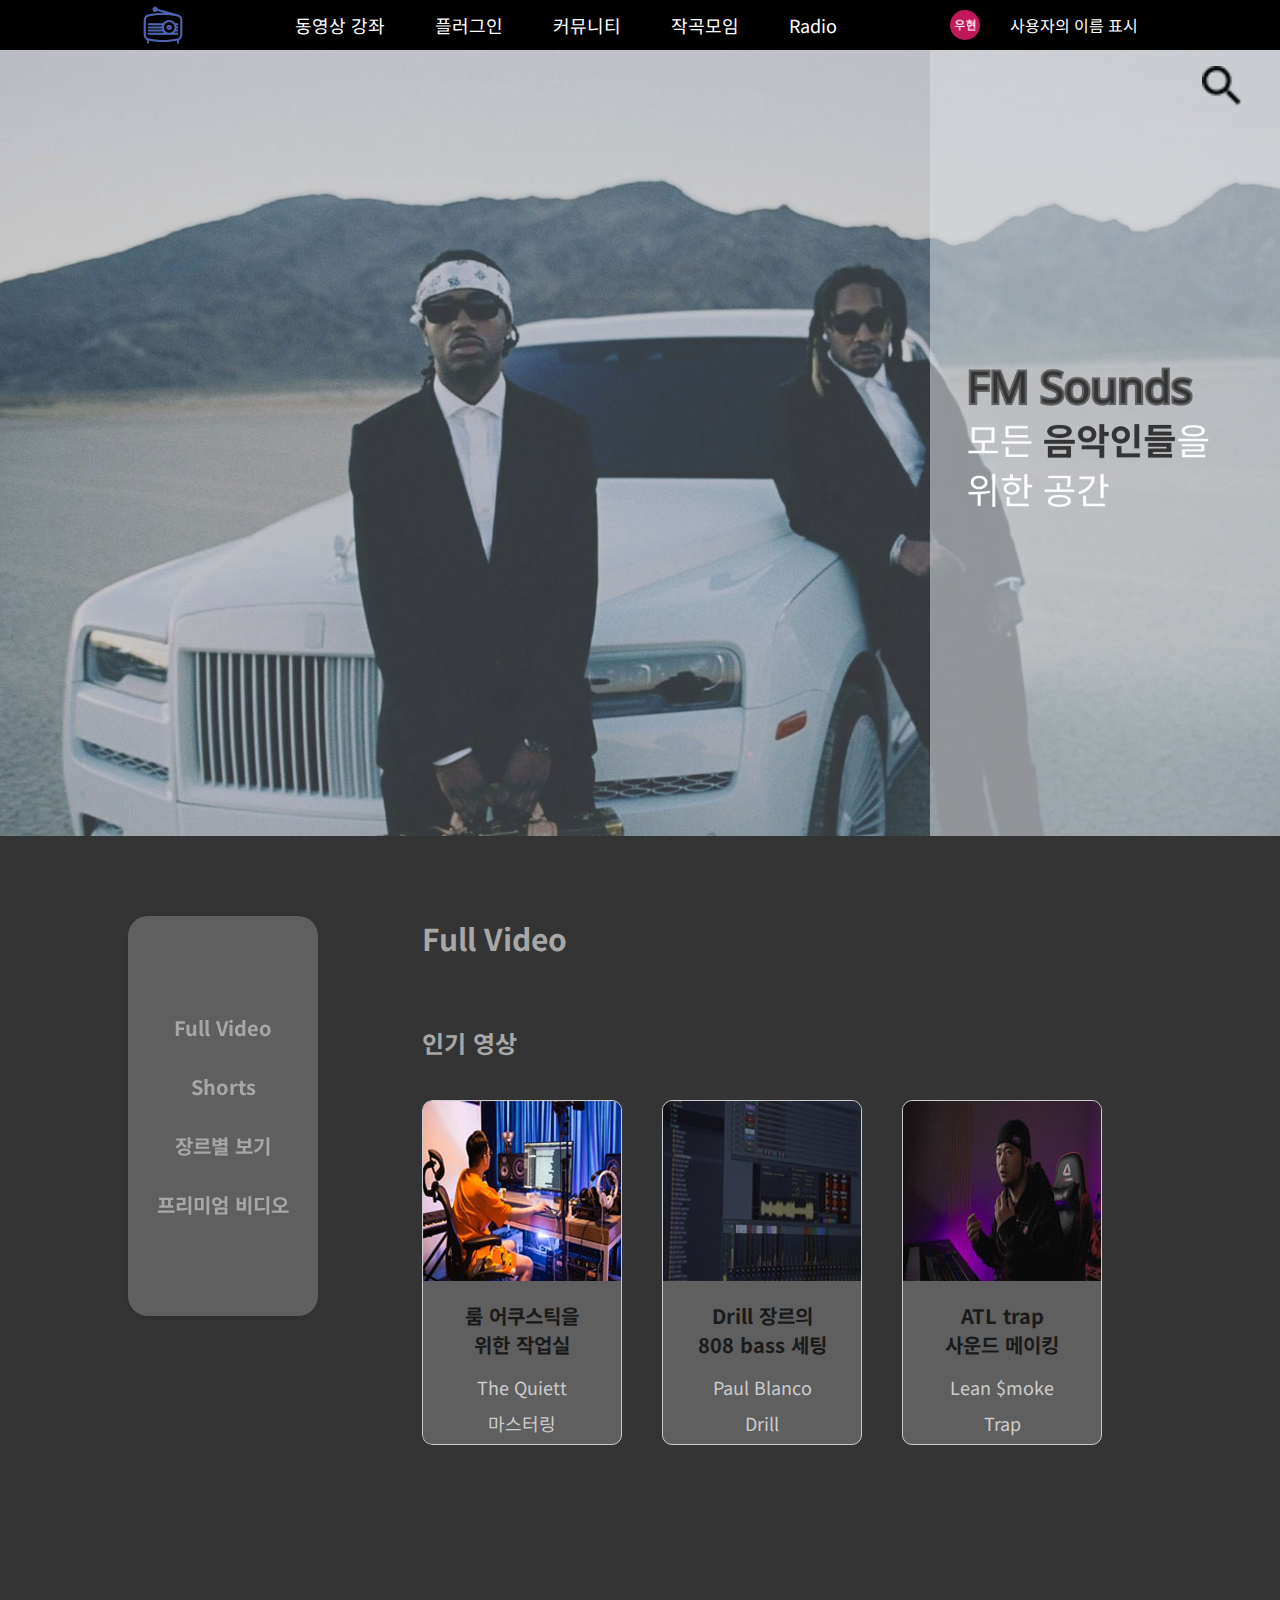
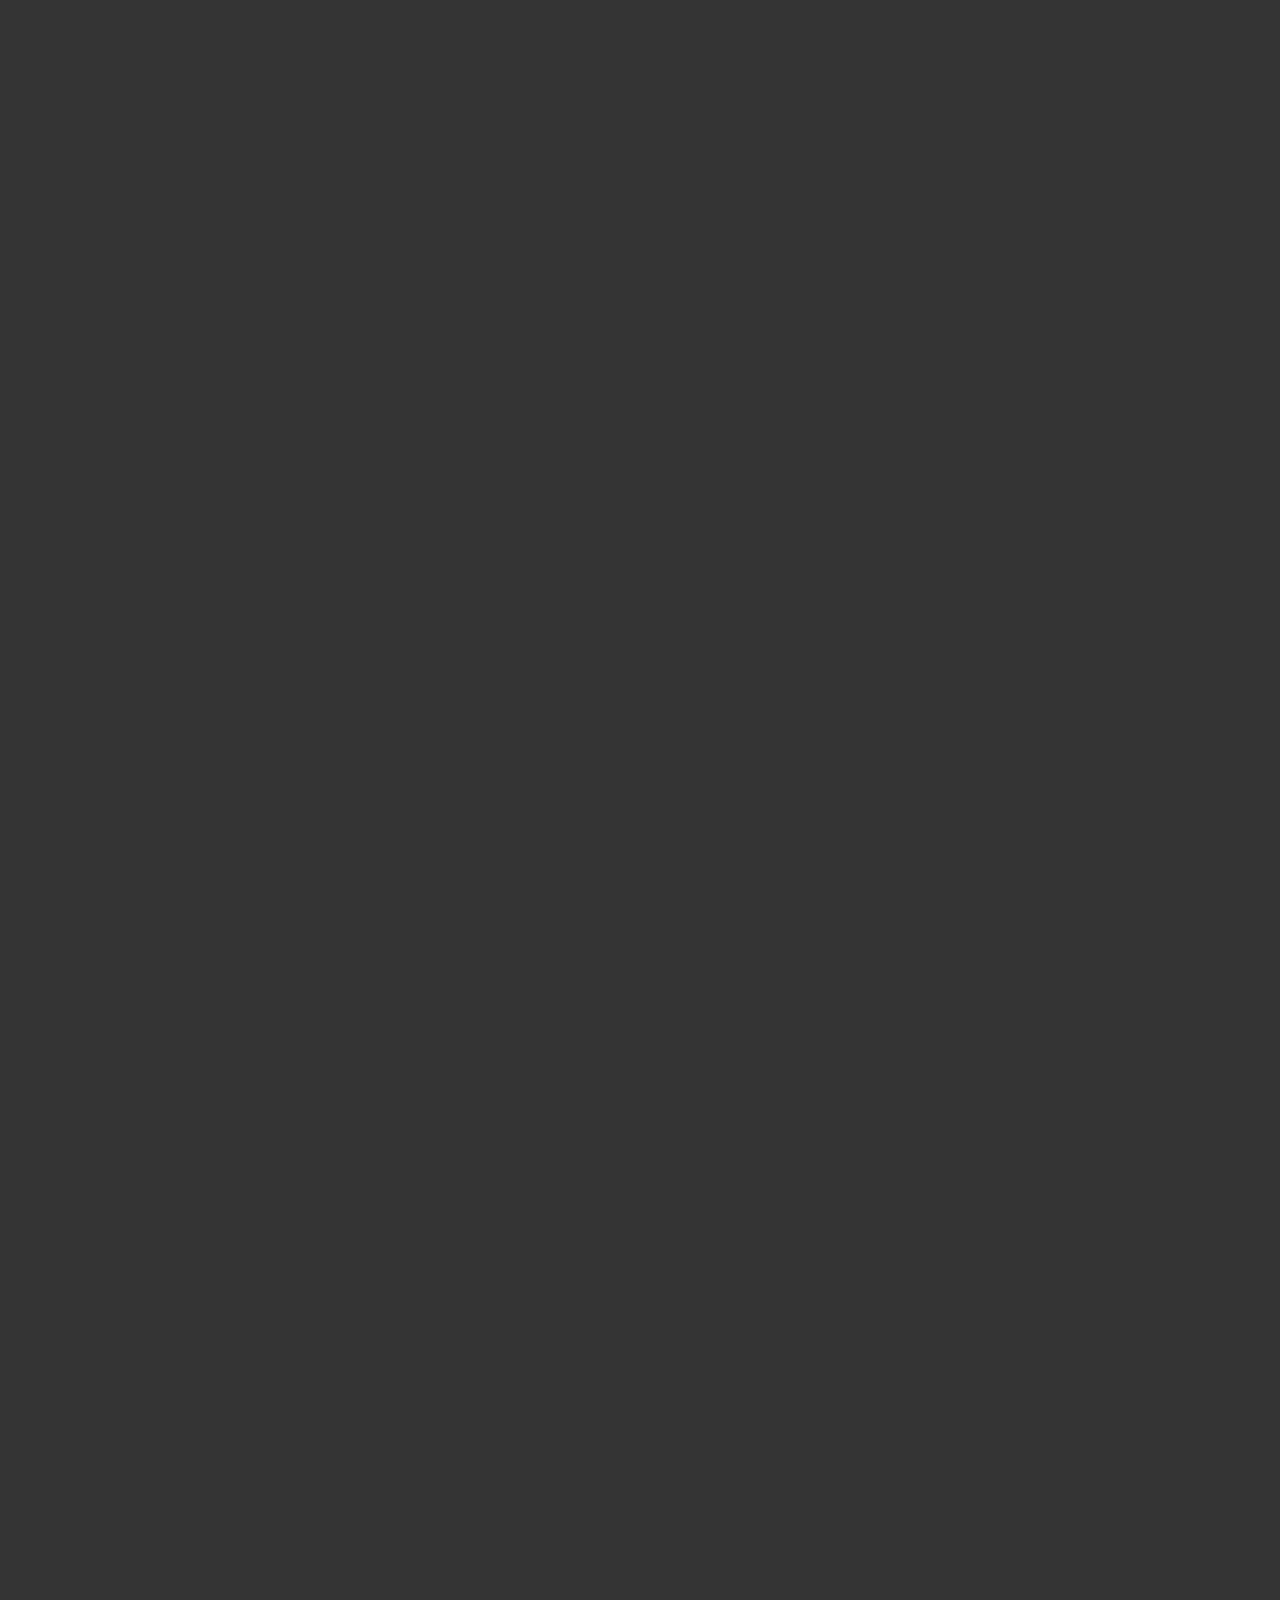
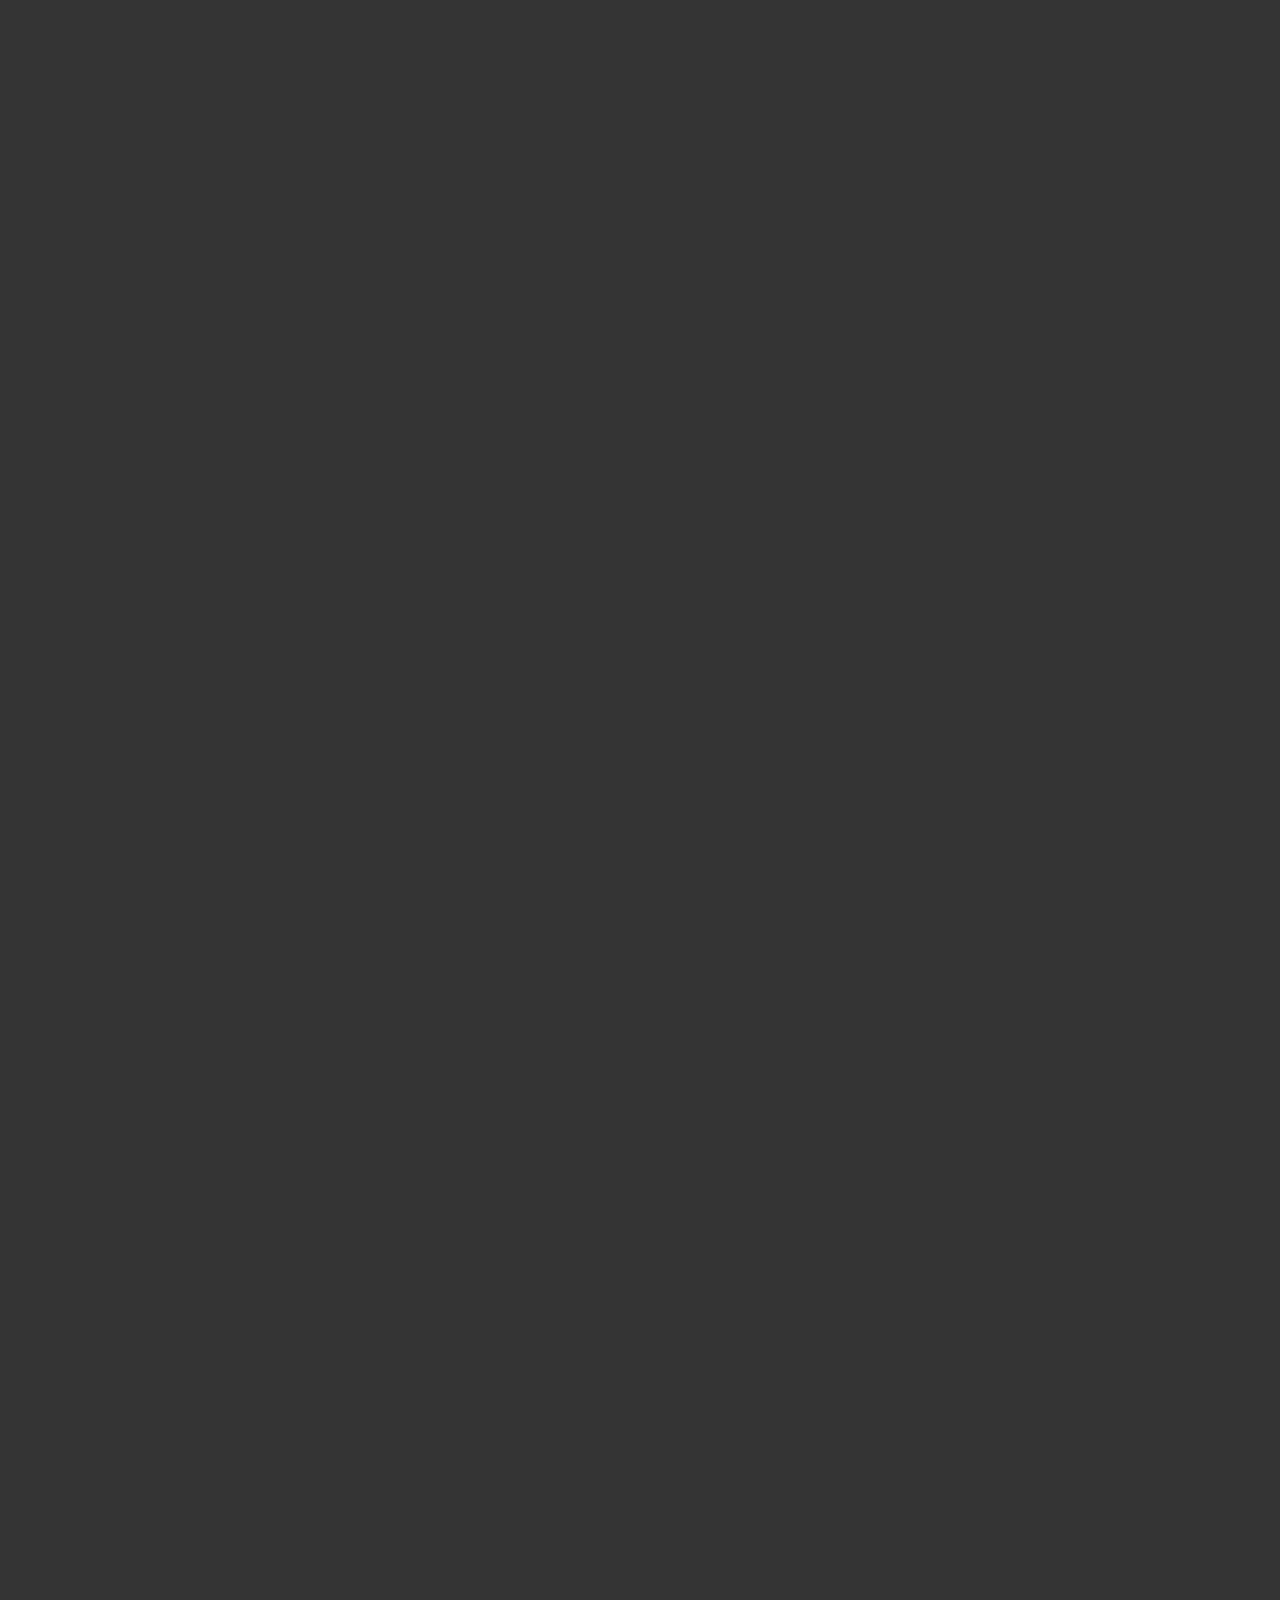
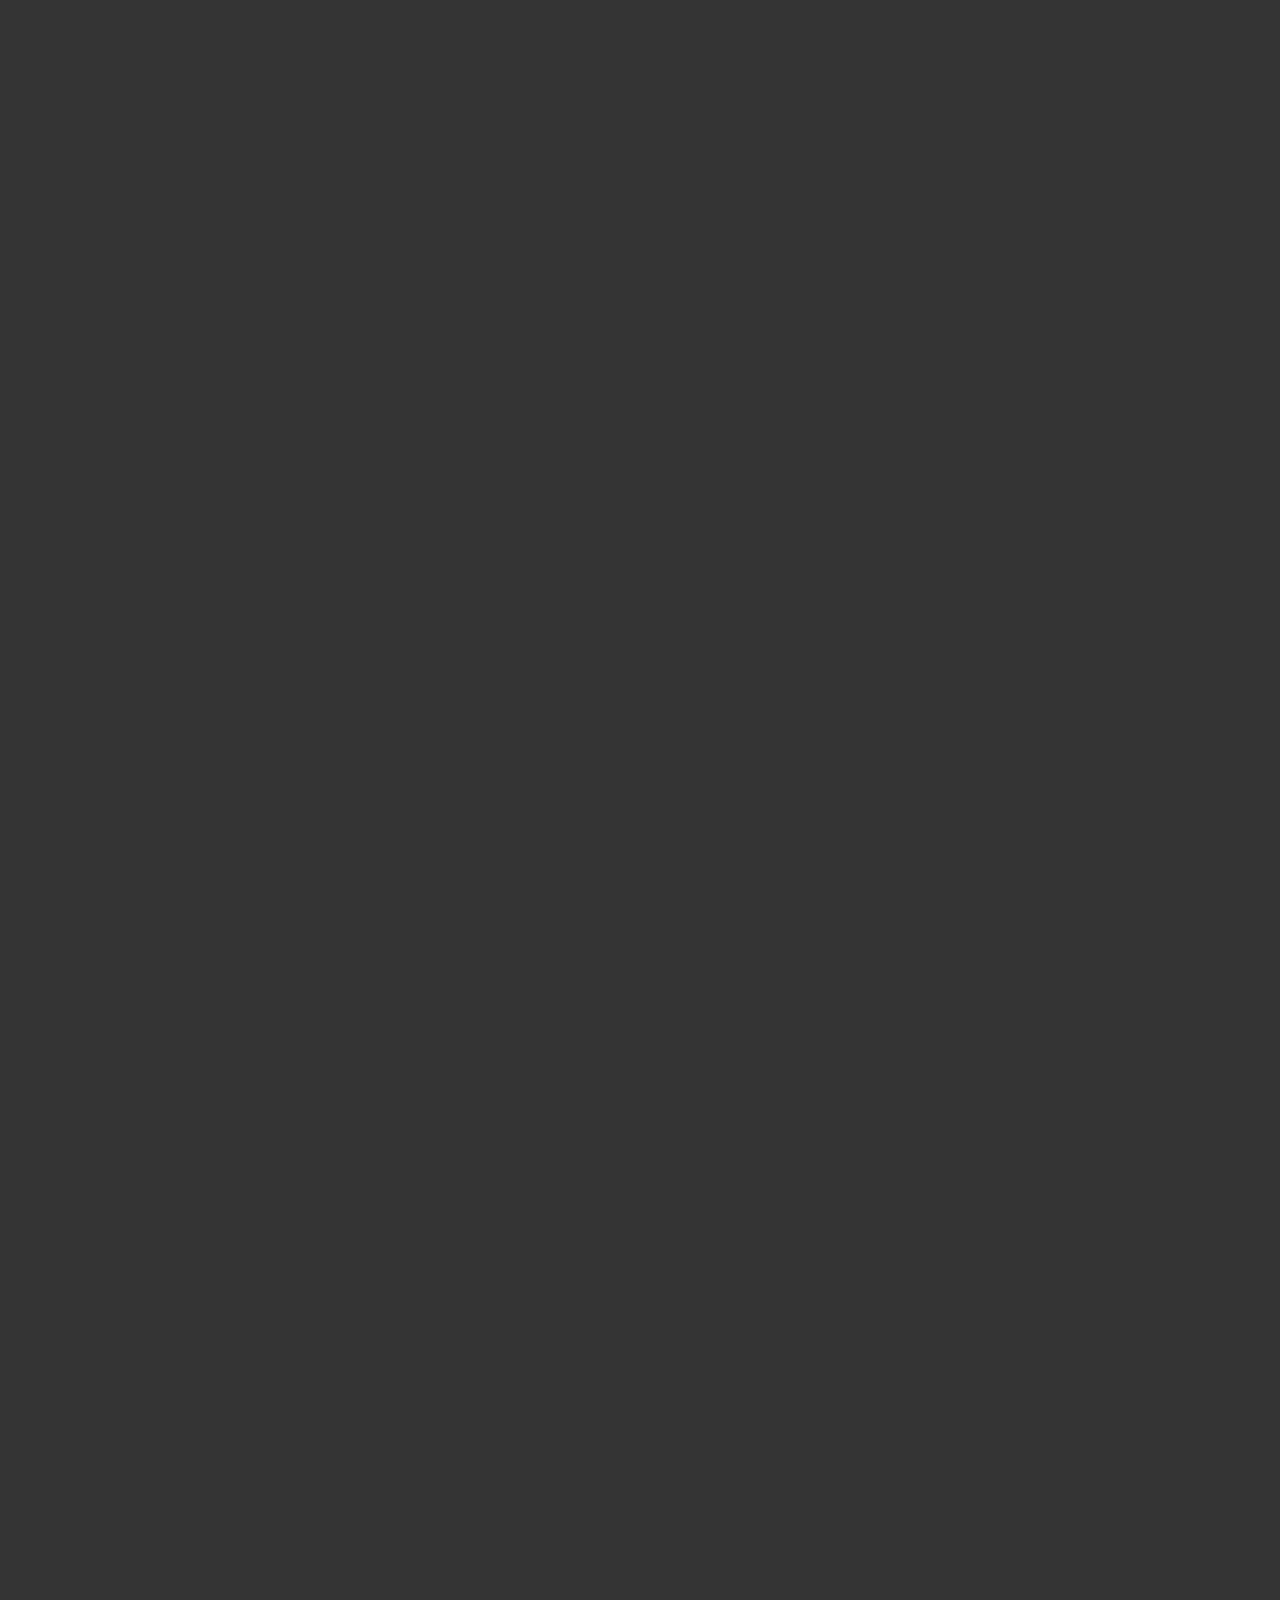
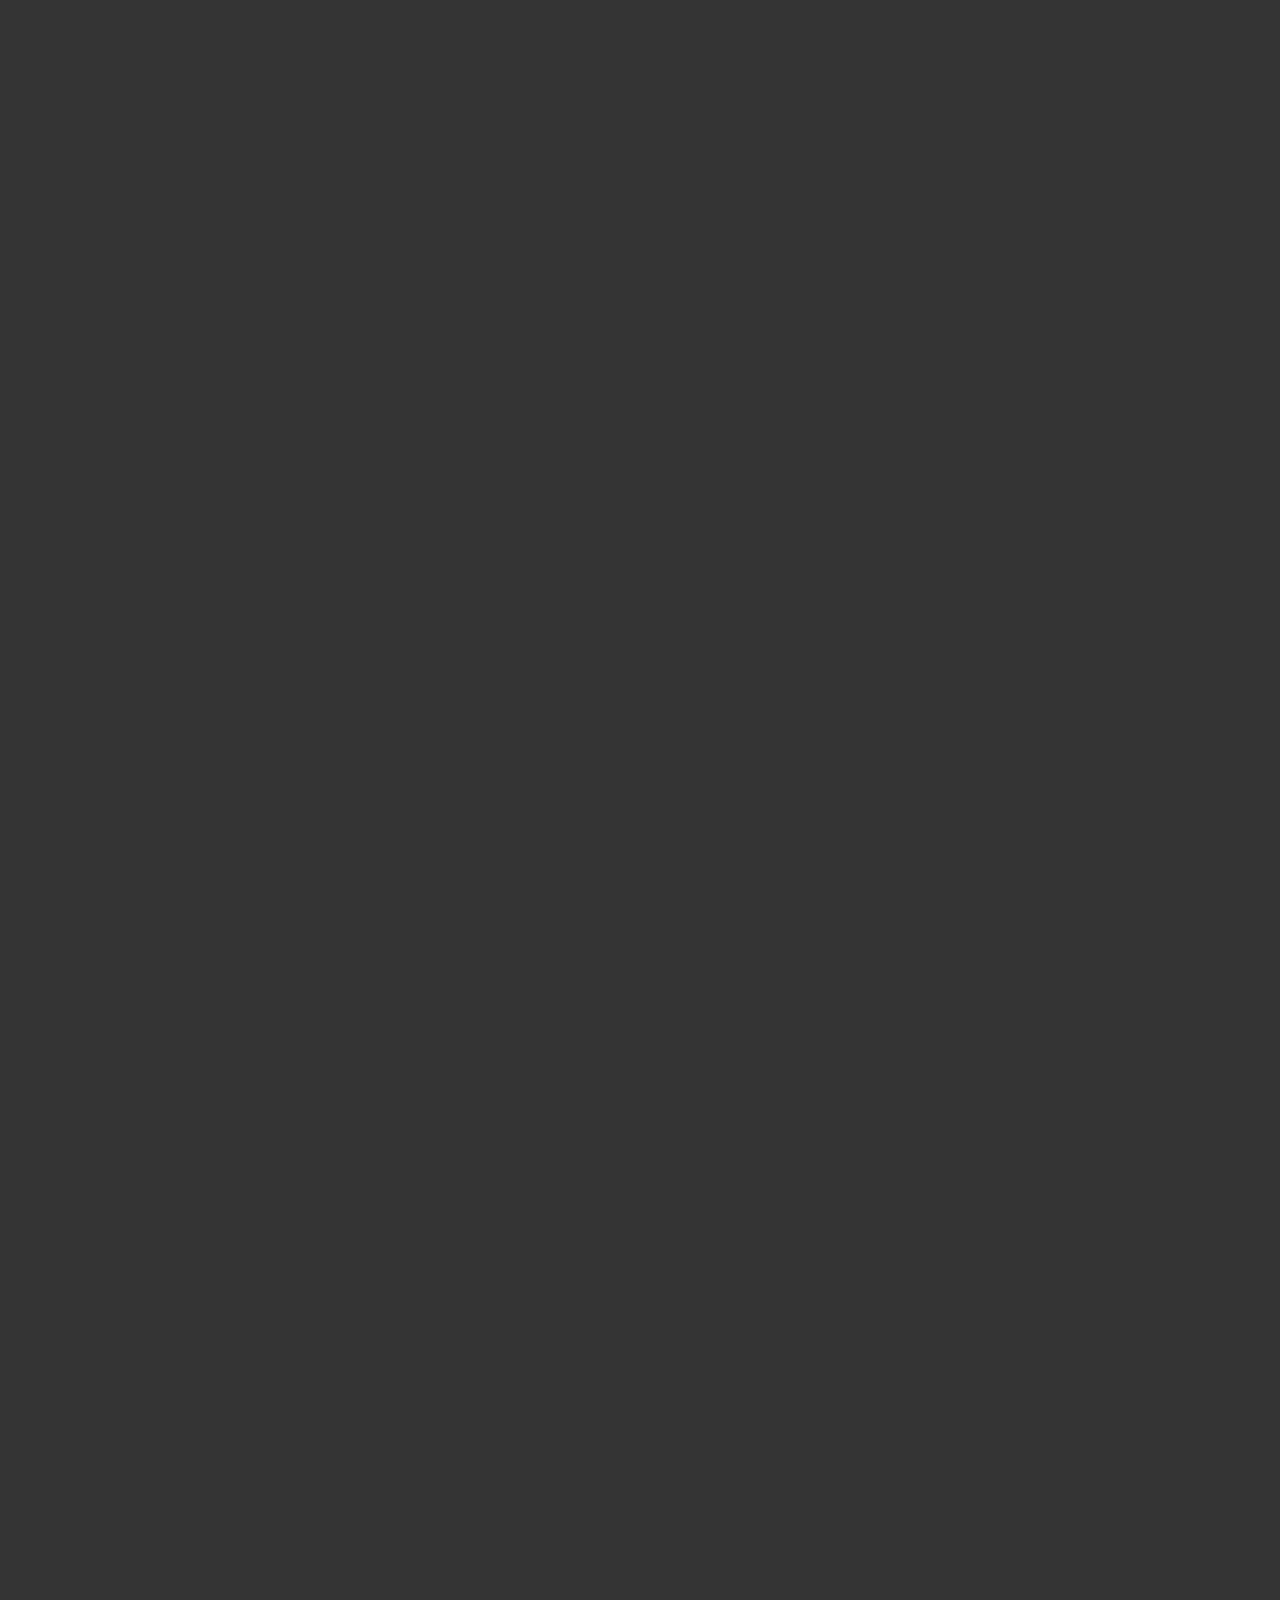
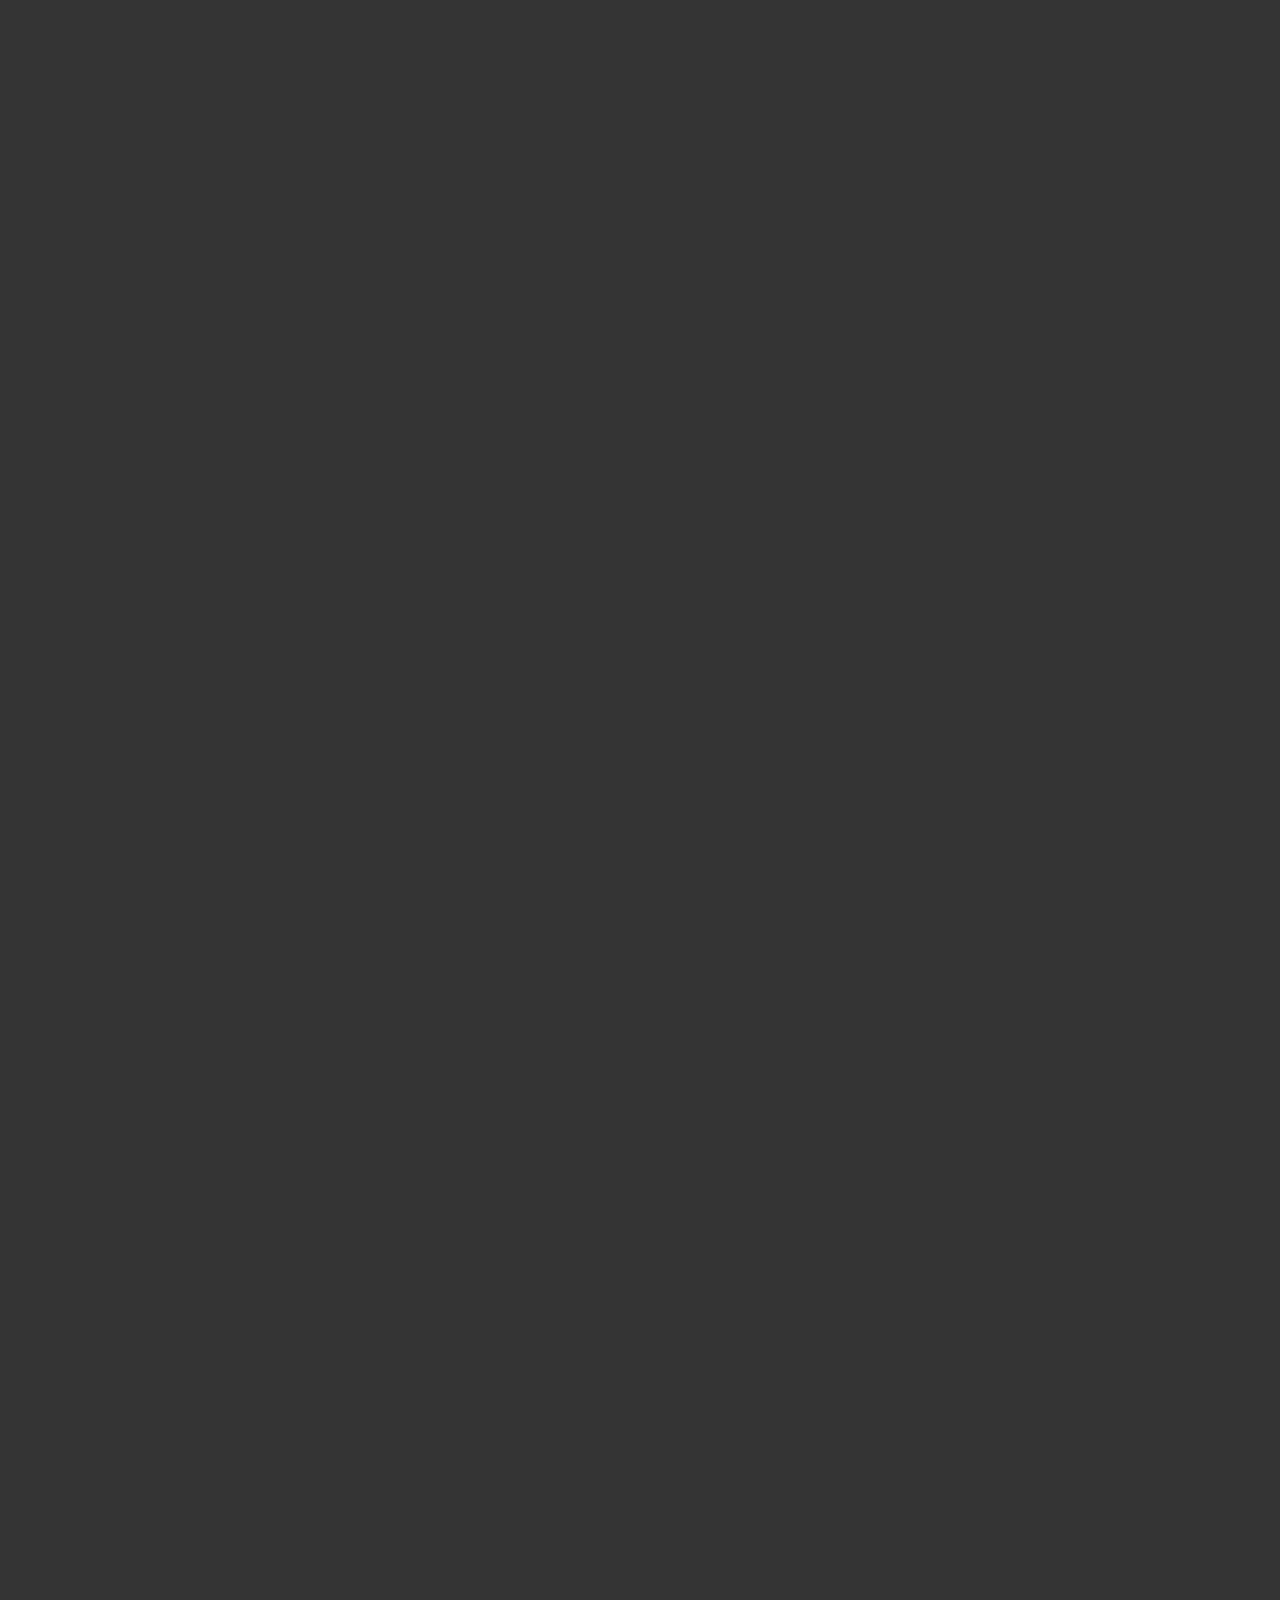
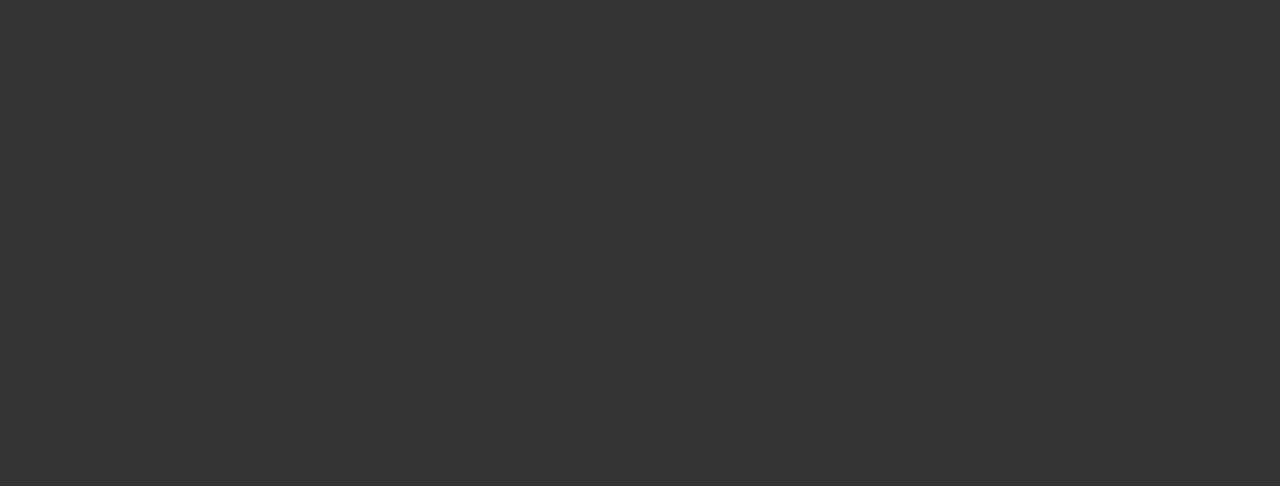
<file: ddd.html>
<!DOCTYPE html>
<html lang="ko">
  <head>
    <meta charset="UTF-8" />
    <meta
      name="viewport"
      content="width=device-width,initial-scale=1.0,minimum-scale=1.0,maximum-scale=1.0,user-scalable=no"
    />
    <title>Mainpg (fixed)</title>
    <link rel="stylesheet" href="mainpg.css" />

    <!-- Overlay & minor overrides (ensure consistent behavior across breakpoints) -->
    <style>
      /* Ensure overlay behavior is consistent on all screen sizes */
      #overlay {
        position: fixed;
        top: 0;
        left: 0;
        width: 100%;
        height: 100%;
        z-index: 998;
        display: none;
        pointer-events: none; /* default: don't block clicks */
      }
      #overlay.active {
        display: block;
        pointer-events: auto; /* when active, block clicks */
        background: rgba(0, 0, 0, 0.4);
      }

      /* UX for draggable containers */
      .slide-container,
      .keyword_video {
        cursor: grab;
        -webkit-overflow-scrolling: touch;
        overflow-x: auto;
      }
      .slide-container.active,
      .keyword_video.active {
        cursor: grabbing;
      }
    </style>

    <style>
      body {
        font-family: 'Noto Sans KR', sans-serif;
        overflow-x: hidden;
      }
      * {
        margin: 0;
        padding: 0;
      }
      img {
        vertical-align: top;
      }
      ul,
      li {
        list-style: none;
      }
      a {
        text-decoration: none;
        color: black;
      }
    </style>

    <link
      href="https://fonts.googleapis.com/css2?family=Gasoek+One&amp;family=Noto+Sans+KR:wght@100..900&amp;family=Noto+Sans:ital,wght@0,100..900;1,100..900&amp;display=swap&amp;_cacheOverride=1755009814392"
      rel="stylesheet"
    />
    <link
      rel="stylesheet"
      href="http://127.0.0.1:5500/mainpg.css?_cacheOverride=1755009814392"
    />
  </head>

  <body>
    <header>
      <a href="#" id="left_bar_btn">
        <img src="images/icons/toggle.png" alt="toggle" />
      </a>
      <a href="#" id="mobile_logo">
        <img src="images/icons/logo.png" alt="logo" />
      </a>
      <a href="#" class="mypg">
        <img src="images/icons/mypg.png" alt="mypg" />
      </a>
    </header>
    <!-- mobile header end -->
    <div id="desktopheader">
      <h1><img src="images/icons/logo.png" alt="" /></h1>
      <ul id="global_menus">
        <li>동영상 강좌</li>
        <li>플러그인</li>
        <li>커뮤니티</li>
        <li>작곡모임</li>
        <li>Radio</li>
      </ul>
      <span class="user">
        <a href="#"><img src="images/icons/profile.png" alt="프로필" /></a>
        <p>사용자의 이름 표시</p>
      </span>
    </div>

    <div id="left_bar">
      <img src="images/icons/close2.png" alt="닫기" id="close_btn" />
      <div class="profile">
        <a href="#"><img src="images/icons/profile.png" alt="프로필사진" /></a>
        <p>사용자의 이름 <br />프로필 보기</p>
      </div>
      <ul class="site_nav">
        <li><a href="mainpg.html">동영상 강좌</a></li>
        <li><a href="#">플러그인</a></li>
        <li><a href="#">커뮤니티</a></li>
        <li><a href="#">작곡모임</a></li>
        <li><a href="#">Radio</a></li>
      </ul>
      <ul class="user_service">
        <li><a href="#">구독정보</a></li>
        <li><a href="#">서비스 지원</a></li>
        <li><a href="#">로그아웃</a></li>
      </ul>
      <ul class="sns_icons">
        <li><img src="images/icons/facebook.png" alt="페이스북" /></li>
        <li><img src="images/icons/twitter.png" alt="트위터" /></li>
        <li><img src="images/icons/instagram.png" alt="인스타그램" /></li>
        <li><img src="images/icons/youtube.png" alt="유튜브" /></li>
      </ul>
    </div>

    <div id="overlay"></div>

    <div id="search">
      <button id="search-btn">
        <img src="images/icons/search.png" alt="검색" id="search-icon" />
      </button>
      <label for="search-input">검색어를 입력하세요</label>
      <input type="search" id="search-input" />
    </div>

    <div class="banner">
      <a href="#"><img src="images/banner1.jpg" alt="#" id="banner-img" /></a>
    </div>

    <div id="background">
      <div id="contents_wrap">
        <!-- tabs and contents (kept original structure) -->
        <input type="radio" name="tab" id="tab1" checked />
        <input type="radio" name="tab" id="tab2" />
        <input type="radio" name="tab" id="tab3" />
        <input type="radio" name="tab" id="tab4" />

        <div class="tabs-container">
          <ul id="tabs" class="active">
            <li class="tabMenu"><label for="tab1">Full Video</label></li>
            <li class="tabMenu"><label for="tab2">Shorts</label></li>
            <li class="tabMenu"><label for="tab3">장르별 보기</label></li>
            <li class="tabMenu"><label for="tab4">프리미엄 비디오</label></li>
          </ul>
        </div>

        <div class="contents">
          <section class="full_video content" id="content1">
            <h1>Full Video</h1>
            <h2>인기 영상</h2>
            <article class="popular-video">
              <div class="slide-container">
                <div class="slidecontents">
                  <a class="thumbnail" href="videopg.html">
                    <img src="images/Video_popular1.jpg" alt="ㅇㅇ" />
                    <h4>룸 어쿠스틱을 <br />위한 작업실</h4>
                    <p>The Quiett</p>
                    <p class="slidecontents-footer">마스터링</p>
                  </a>
                </div>
                <div class="slidecontents">
                  <a href="#" class="thumbnail">
                    <img src="images/Video_popular2.jpg" alt="ㅇㅇ" />
                    <h4>Drill 장르의 <br />808 bass 세팅</h4>
                    <p>Paul Blanco</p>
                    <p class="slidecontents-footer">Drill</p>
                  </a>
                </div>
                <div class="slidecontents">
                  <a href="#" class="thumbnail">
                    <img src="images/Video_popular3.jpg" alt="ㅇㅇ" />
                    <h4>ATL trap <br />사운드 메이킹</h4>
                    <p>Lean $moke</p>
                    <p class="slidecontents-footer">Trap</p>
                  </a>
                </div>
              </div>
            </article>

            <!-- other sections kept as in original file -->
          </section>
        </div>
      </div>
    </div>

    <footer>
      <ul>
        <li>
          <a href="#"><img src="images/icons/Home.png" alt="home" /></a>
        </li>
        <li>
          <a href="#"><img src="images/icons/likes.png" alt="likes" /></a>
        </li>
        <li>
          <a href="#"><img src="images/icons/recent.png" alt="recent" /></a>
        </li>
        <li>
          <a href="#"><img src="images/icons/cart.png" alt="cart" /></a>
        </li>
      </ul>
    </footer>

    <!-- Modals (kept) -->
    <div id="modal" class="modal">
      <div class="modal-content">
        <span class="close-btn">×</span>
        <p id="modal-text"></p>
      </div>
    </div>

    <div id="modal_descktop" class="modal">
      <div class="modal-content">
        <span class="close-btn_descktop">×</span>
        <p id="modal-text_descktop"></p>
      </div>
    </div>

    <!-- ======= REPLACED / CONSOLIDATED SCRIPT ======= -->
    <script>
      (function () {
        'use strict';

        function init() {
          // Attach drag-scroll to containers
          document
            .querySelectorAll('.slide-container, .keyword_video')
            .forEach(makeDragScroll);

          // left-bar / overlay toggle (always bound)
          const left_bar_btn = document.getElementById('left_bar_btn');
          const left_bar = document.getElementById('left_bar');
          const overlay = document.getElementById('overlay');
          const close_btn = document.getElementById('close_btn');

          if (left_bar_btn && left_bar && overlay && close_btn) {
            left_bar_btn.addEventListener('click', () => {
              left_bar.classList.toggle('active');
              overlay.classList.toggle('active');
            });
            close_btn.addEventListener('click', () => {
              left_bar.classList.remove('active');
              overlay.classList.remove('active');
            });
            overlay.addEventListener('click', () => {
              left_bar.classList.remove('active');
              overlay.classList.remove('active');
            });
          }

          // search toggle
          (function () {
            const btn = document.getElementById('search-btn');
            const input = document.getElementById('search-input');
            const icon = document.getElementById('search-icon');
            if (!btn || !input || !icon) return;
            let isVisible = false;
            btn.addEventListener('click', () => {
              if (!isVisible) {
                input.style.width = '83.4vw';
                input.style.opacity = '1';
                input.style.transform = 'translateX(0)';
                icon.src = 'images/icons/close.jpg';
              } else {
                input.style.width = '0';
                input.style.opacity = '0';
                input.style.transform = 'translateX(-2.78px)';
                icon.src = 'images/icons/search.png';
              }
              isVisible = !isVisible;
            });
          })();

          // banner rotation
          (function () {
            const bannerImg = document.getElementById('banner-img');
            if (!bannerImg) return;
            let current = 1;
            const total = 3;
            setInterval(() => {
              current++;
              if (current > total) current = 1;
              bannerImg.src = `images/banner${current}.jpg`;
            }, 6000);
          })();

          // modal descriptions
          (function () {
            const descriptions = document.querySelectorAll('.description2');
            if (!descriptions || descriptions.length === 0) return;
            let modal, modalText, closeBtn;
            function setModalElements() {
              if (window.innerWidth >= 1024) {
                modal = document.getElementById('modal_descktop');
                modalText = document.getElementById('modal-text_descktop');
                closeBtn = modal
                  ? modal.querySelector('.close-btn_descktop')
                  : null;
              } else {
                modal = document.getElementById('modal');
                modalText = document.getElementById('modal-text');
                closeBtn = modal ? modal.querySelector('.close-btn') : null;
              }
            }
            setModalElements();
            window.addEventListener('resize', setModalElements);
            descriptions.forEach((desc) => {
              desc.addEventListener('click', function () {
                const fullText = this.textContent || '';
                if (modalText) modalText.textContent = fullText;
                if (modal) modal.style.display = 'block';
              });
            });
            document.addEventListener('click', function (e) {
              if (e.target === closeBtn && modal) {
                modal.style.display = 'none';
              }
            });
            window.addEventListener('click', function (event) {
              if (event.target === modal) {
                modal.style.display = 'none';
              }
            });
          })();
        }

        // makeDragScroll: safer, non-capturing click suppression only directly after drag
        function makeDragScroll(container) {
          if (!container) return;
          let pointerDown = false;
          let startX = 0,
            startY = 0,
            startScrollLeft = 0;
          let isDragging = false;
          let lastSuppressTime = 0;
          const THRESHOLD = 8;

          container.addEventListener('dragstart', (e) => e.preventDefault());

          container.addEventListener('pointerdown', (e) => {
            if (e.pointerType === 'mouse' && e.button !== 0) return;
            pointerDown = true;
            isDragging = false;
            startX = e.clientX;
            startY = e.clientY;
            startScrollLeft = container.scrollLeft;
            try {
              container.setPointerCapture?.(e.pointerId);
            } catch (_) {}
          });

          container.addEventListener('pointermove', (e) => {
            if (!pointerDown) return;
            const dx = e.clientX - startX;
            const dy = e.clientY - startY;
            if (
              !isDragging &&
              (Math.abs(dx) > THRESHOLD || Math.abs(dy) > THRESHOLD)
            ) {
              isDragging = true;
            }
            if (isDragging) {
              container.scrollLeft = startScrollLeft - dx;
            }
          });

          const endPointer = (e) => {
            if (isDragging) lastSuppressTime = Date.now();
            pointerDown = false;
            isDragging = false;
            try {
              container.releasePointerCapture?.(e.pointerId);
            } catch (_) {}
          };

          container.addEventListener('pointerup', endPointer);
          container.addEventListener('pointercancel', endPointer);
          container.addEventListener('pointerleave', endPointer);

          container.addEventListener(
            'click',
            (e) => {
              if (Date.now() - lastSuppressTime < 250) {
                const a =
                  e.target && e.target.closest
                    ? e.target.closest('a[href]')
                    : null;
                if (a) {
                  e.preventDefault();
                  e.stopImmediatePropagation();
                }
              }
            },
            false
          );
        }

        if (document.readyState === 'loading') {
          document.addEventListener('DOMContentLoaded', init);
        } else {
          init();
        }
      })();
    </script>
  </body>
</html>
</file>
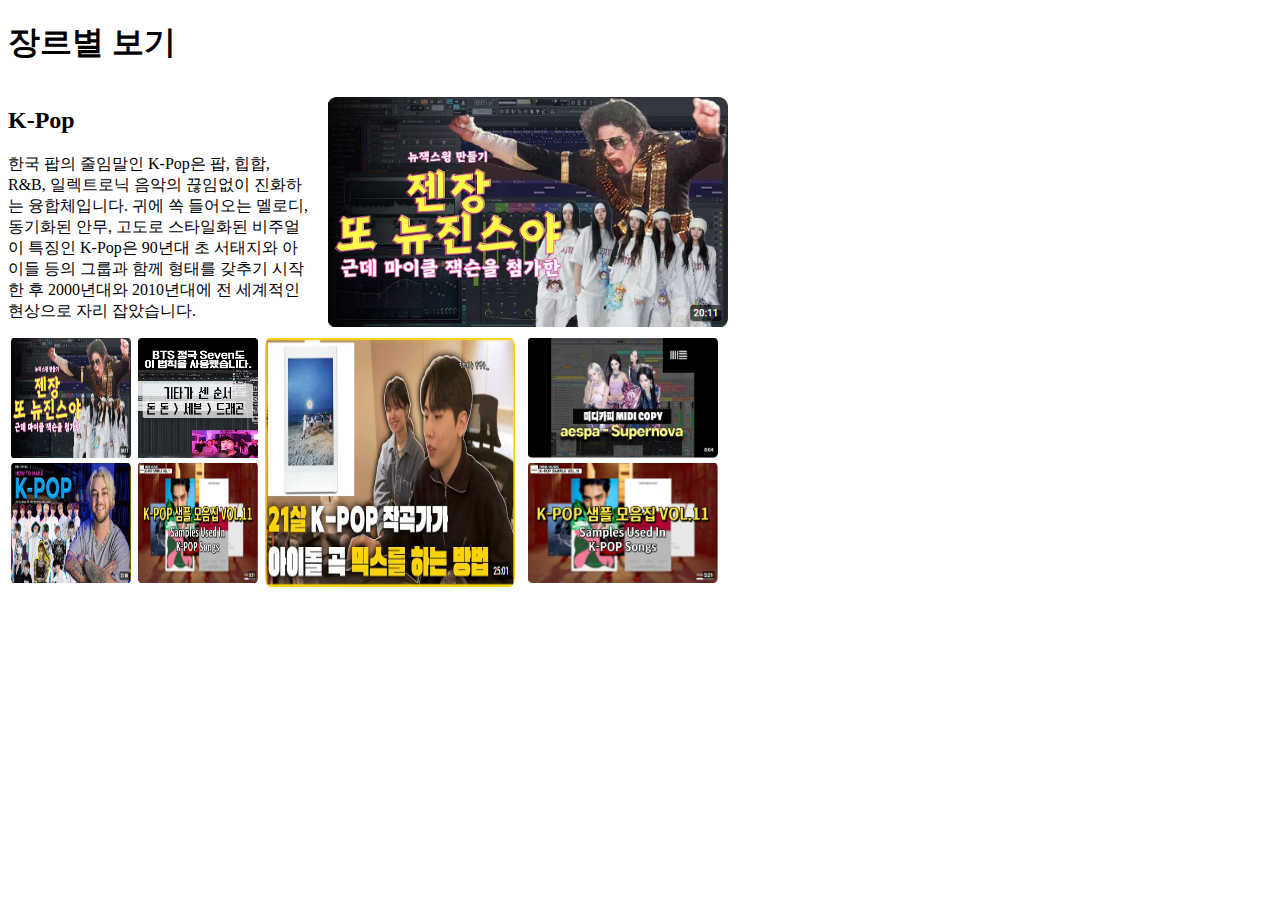
<file: test.html>
<!DOCTYPE html>
<html lang="en">
<head>
  <meta charset="UTF-8">
  <meta name="viewport" content="width=device-width, initial-scale=1.0">
  <title>Document</title>
  <style>
    .kpop_wrapper{
      width: 720px ;
    }
    #content3_descktop p{
      word-wrap: break-word;
      width: 300px;
    }
    .kpop_first_row{
      display: flex;
      flex-direction: row;
      align-items: center;
      justify-content: space-between;
    }
    .kpop_first_row img{
      width: 400px;
      height: 230px;
      display: flex;
    }
    .photo1{grid-area: photo1;
    width: 120px;
    height: 120px;
  }
    .photo2{grid-area: photo2;
    width: 120px;
    height: 120px;}
    .photo3{grid-area: photo3;
    width: 250px;
  height: 250px;}
    .photo4{grid-area: photo4;
    width: 190px;
  height: 120px;}
    .photo5{grid-area: photo5;
    width: 120px;
    height: 120px;}
    .photo6{grid-area: photo6;
    width: 120px;
    height: 120px;}
    .photo7{grid-area: photo7;
    width: 190px;
  height: 120px;}
  .kpop_second_row  a {
  border-radius: 10px;
  object-fit: cover;
  }
  .kpop_second_row img{
  width: 100%;
  height: 100%;
  display: block;
  }

    .kpop_second_row{
      height: 250px;
      display: grid;
      grid-template-areas:
      "photo1 photo2 photo3 photo3 photo4 photo4"
      "photo5 photo6 photo3 photo3 photo7 photo7"
      ;
      justify-content: space-around;
    }
  </style>
</head>
<body>

<section class="genre_video content" id="content3_descktop">
  <h1>장르별 보기</h1>
  
  <div class="kpop_wrapper">
    <div class="kpop_first_row">
      <span class="first_row_text">
        <h2 class="left">K-Pop</h2>
        <p>
          한국 팝의 줄임말인 K-Pop은 팝, 힙합, R&B, 일렉트로닉 음악의 끊임없이 진화하는 융합체입니다. 귀에 쏙 들어오는 멜로디, 동기화된 안무, 고도로 스타일화된 비주얼이 특징인 K-Pop은 90년대 초 서태지와 아이들 등의 그룹과 함께 형태를 갖추기 시작한 후 2000년대와 2010년대에 전 세계적인 현상으로 자리 잡았습니다.
        </p>
      </span>
      <a href="#"><img src="images/genre_kpop_1.jpg" alt="kpop1"></a>
    </div>
    <div class="kpop_second_row">
      <a href="#" class="photo1"><img src="images/genre_kpop_1.jpg" alt="kpop1"></a>
      <a href="#" class="photo2"><img src="images/genre_kpop_2.jpg" alt="kpop2"></a>
      <a href="#" class="photo3"><img src="images/genre_kpop_3.jpg" alt="kpop3"></a>
      <a href="#" class="photo4"><img src="images/genre_kpop_4.jpg" alt="kpop4"></a>
      <a href="#" class="photo5"><img src="images/genre_kpop_5.jpg" alt="kpop5"></a>
      <a href="#" class="photo6"><img src="images/genre_kpop_6.jpg" alt="kpop6"></a>
      <a href="#" class="photo7"><img src="images/genre_kpop_6.jpg" alt="kpop7"></a>
    </div>
  </div>
  
  <!-- <div class="hiphop_wrapper">
    <div class="hiphop_text_and_header">
      <h2 class="right">HipHop</h2>
      <p>
        힙합(HipHop)은 1970년대 뉴욕의 브롱스 지역에서 시작된 문화 운동으로, 음악(랩), 그래피티, 브레이크 댄스, DJing 등 다양한 요소로 이루어져 있습니다. 사회적 메시지와 리듬감 있는 랩이 특징이며, 자유로운 표현과 저항의 정신을 담고 있습니다. 현재는 전 세계적으로 가장 영향력 있는 대중문화 중 하나로 자리 잡았습니다.
      </p>
    </div>
    <div class="hiphop_images">
      <a href="#" class="photo1"><img src="images/genre_hiphop_1.jpg" alt="hiphop1"></a>
      <a href="#" class="photo2"><img src="images/genre_hiphop_2.jpg" alt="hiphop2"></a>
      <a href="#" class="photo3"><img src="images/genre_hiphop_3.jpg" alt="hiphop3"></a>
      <a href="#" class="photo4"><img src="images/genre_hiphop_4.jpg" alt="hiphop4"></a>
      <a href="#" class="photo5"><img src="images/genre_hiphop_5.jpg" alt="hiphop5"></a>
      <a href="#" class="photo6"><img src="images/genre_hiphop_6.jpg" alt="hiphop6"></a>
    </div>
  </div>

  <div class="every_wrapper">
    <h2 class="center">Every Genres</h2>
    <div class="every_images">
      <a href="#" class="genre1"><img src="images/genre_all1.jpg" alt="genre_all1"></a>
      <a href="#" class="genre2"><img src="images/genre_all2.jpg" alt="genre_all2"></a>
      <a href="#" class="genre3"><img src="images/genre_all3.jpg" alt="genre_all3"></a>
      <a href="#" class="genre4"><img src="images/genre_all4.jpg" alt="genre_all4"></a>
      <a href="#" class="genre5"><img src="images/genre_all5.jpg" alt="genre_all5"></a>
      <a href="#" class="genre6"><img src="images/genre_all6.jpg" alt="genre_all6"></a>
    </div>
  </div> -->
</section>
</body>
</html>
</file>
<file: mainpg.css>
* {
  margin: 0;
  padding: 0;
  box-sizing: border-box;
}
/* 공통 overlay 정의 */
#overlay {
  position: fixed;
  top: 0;
  left: 0;
  width: 100%;
  height: 100%;
  z-index: 998;
  display: none;
  pointer-events: none; /* 기본 상태에서는 클릭 차단하지 않음 */
}

#overlay.active {
  display: block;
  pointer-events: auto;
  background: rgba(0, 0, 0, 0.4); /* 활성화일 때만 어두운 배경 표시 */
}
/* Main1_360x617 */
@media screen and (min-width: 360px) and (max-width: 1023px) {
  h1 {
    display: none;
  }
  header {
    height: 13.5vw;
    padding: 1.39vw 5.56vw;
    display: flex;
    justify-content: space-between;
    align-items: center;
    background: #cccccc;
  }
  header .mypg img {
    width: 6.95vw;
  }
  #desktopheader {
    display: none;
  }
  /* header style end */
  #left_bar {
    position: fixed;
    top: 0;
    left: 0;
    width: 69.5vw;
    padding: 0 4.17vw 0 6.95vw;
    height: 100%;
    background: #000000;
    transform: translateX(-100%);
    transition: transform 0.3s ease;
    z-index: 1000;
    display: flex;
    flex-flow: column;
  }
  #left_bar.active {
    transform: translateX(0);
  }
  #left_bar_btn {
    display: flex;
    align-items: center;
    height: 100%; /* 또는 header 높이와 같게 */
  }
  #left_bar_btn img {
    display: block;
    height: 4.17vw;
  }
  #mobile_logo img {
    width: 11.12vw;
  }
  /* #overlay {
    position: fixed;
    top: 0;
    left: 0;
    width: 100vw;
    height: 100vh;
    background-color: rgba(0, 0, 0, 0.5);
    opacity: 0;
    transition: opacity 0.3 ease;
    z-index: 999;
    visibility: hidden;
  }
  #overlay.active {
    opacity: 1;
    visibility: visible;
  } */
  #left_bar ul li a,
  #left_bar p {
    color: #6b6b6b;
  }
  #left_bar ul li a{
    border-bottom: 1px solid rgba(167, 167, 167, 0.3);
    display: block;
  }
  #close_btn {
    position: absolute;
    top: 5.56vw;
    right: 6.95vw;
  }
  .profile {
    display: flex;
    justify-content: space-between;
    margin: 13.56vw 0 5.56vw 0;
  }
  .profile > p {
    text-align: right;
  }
  .site_nav {
    margin-bottom: 13.56vw;
  }
  .site_nav li {
    margin-bottom: 5.56vw;
  }
  .user_service {
    margin-bottom: 6.95vw;
  }
  .user_service li {
    margin-bottom: 2.78vw;
  }
  .sns_icons {
    display: flex;
    flex-flow: row;
    gap: 4.17vw;
  }
  /* left_bar style end */
  #search {
    display: flex;
    align-items: center;
    flex-direction: row-reverse;
    margin: 0;
    background-color: #343434;
    padding: 2.78vw;
    z-index: 1001;
  }
  #search label {
    display: none;
  }
  .search-container {
    position: relative;
    display: inline-flex;
    align-items: center;
  }
  #search-input {
    width: 0;
    opacity: 0;
    /* transform: translateX(88.34vw); 왼쪽에서 미끄러지듯 들어오기 */
    padding: 1.39vw;
    margin-left: 2.78vw;
    border: 1px solid #ccc;
    border-radius: 5px;
    transition: width 0.4s ease, opacity 0.4s ease, transform 0.4s ease;
    overflow: hidden;
    white-space: nowrap;
    max-width: calc(100vw - 60px);
  }
  #search-btn {
    margin-left: 2.78vw;
    outline: none;
    border: none;
  }
  #search-icon {
    width: 6.95vw;
    background: #343434;
  }
  /* search style end */
  .banner {
    display: none;
  }
  .bannerM {
    width: 100%;
    height: 58.8vw;
    margin: 0 auto;
  }
  .bannerM img {
    width: 100%;
    height: 100%;
    object-fit: cover;
  }
  /* banner style end */
  h2 {
    margin: 11.12vw 0 4.17vw 0;
    font-size: 20px;
    color: #a7a7a7;
  }
  /* text style end*/
  #background {
    background-color: #343434;
    padding: 30px 0 70px;
  }
  #tabs {
    display: flex;
    flex-direction: row;
    gap: 5.56vw;
    padding-left: 20px;
    overflow-x: auto;
    -ms-overflow-style: none; /* IE, Edge */
    scrollbar-width: none; /* Firefox */
    white-space: nowrap;
    align-items: center;
    background-color: #5f5f5f;
  }
  .tabMenu{
    margin: 10px 0;
  }
  #tabs::-webkit-scrollbar {
    display: none; /* Chrome, Safari, Opera */
  }
  #contents_wrap
    input#tab1:checked
    ~ .tabs-container
    ul#tabs
    li.tabMenu
    label[for='tab1'] {
    border-bottom: 3px solid #4c63bd;
    font-weight: bold;
  }
  #contents_wrap
    input#tab2:checked
    ~ .tabs-container
    ul#tabs
    li.tabMenu
    label[for='tab2'] {
    border-bottom: 3px solid #4c63bd;
    font-weight: bold;
  }
  #contents_wrap
    input#tab3:checked
    ~ .tabs-container
    ul#tabs
    li.tabMenu
    label[for='tab3'] {
    border-bottom: 3px solid #4c63bd;
    font-weight: bold;
  }
  #contents_wrap
    input#tab4:checked
    ~ .tabs-container
    ul#tabs
    li.tabMenu
    label[for='tab4'] {
    border-bottom: 3px solid #4c63bd;
    font-weight: bold;
  }
  .tabmenu label {
    border-bottom: 1px solid #ccc;
    font-size: 18px;
  }
  input[type='radio'] {
    display: none;
  }
  .content {
    display: none;
    width: 84.2vw;
    margin: 0 auto;
  }
  #tab1:checked ~ .contents #content1,
  #tab2:checked ~ .contents #content2,
  #tab3:checked ~ .contents #content3,
  #tab4:checked ~ .contents #content4 {
    display: block;
  }
  /* tab style end*/
  .slide-container {
    display: flex;
    width: 84.2vw;
    height: 67.12vw;
    overflow-x: auto;
    flex-wrap: nowrap;
    -ms-overflow-style: none; /* IE, Edge */
    scrollbar-width: none;
  }
  .your-scroll-container::-webkit-scrollbar {
    display: none; /* Chrome, Safari, Opera */
  }
  .slidecontents {
    flex-shrink: 0;
    width: 36.14vw;
    height: 67.12vw;
    background-color: #5f5f5f;
    border: 1px solid #ccc;
    border-radius: 10px;
    box-sizing: border-box;
    overflow: hidden;
    text-align: center;
    font-size: 12px;
    position: relative;
    margin-right: 15px;
  }
  .thumbnail img {
    width: 36.62vw;
    height: 27.8vw;
    object-fit: cover;
    margin-top: 5.56vw;
  }
  .slidecontents h4 {
    line-height: 6.95vw;
    flex: 0 0 auto;
    color: #1a1a1a;
    font-size: 14px;
    margin: 2.78vw 0 1.39vw;
  }
  .slidecontents p {
    color: #ccc;
    font-size: 14px;
  }
  .slidecontents-footer {
    position: absolute;
    left: 50%;
    transform: translate(-50%, 0%);
  }
  .recomn-sliderbox {
    width: 84.1vw;
    display: flex;
    flex-direction: row;
    overflow-x: auto;
    gap: 15px;
    white-space: normal;
    -ms-overflow-style: none; /* IE/Edge */
    scrollbar-width: none; /* Firefox */
  }
  .recomn-sliderbox::-webkit-scrollbar {
    display: none; /* Chrome, Safari */
  }
  .recomn-slider-contents {
    /* margin-right: 5.56vw; */
    display: flex;
    flex-direction: column;
    gap: 2.78vw;
    padding-bottom: 5.56vw;
    flex: 0 0 auto;
    border: 1px solid #606060;
    border-radius: 10px;
    background-color: #5f5f5f;
    width: 75.06vw;
    height: 71.5vw;
    overflow: scroll;
  }
  .recomn-slider-contents h4 {
    color: #1a1a1a;
    text-align: center;
  }
  .recomn-slider-contents p {
    color: #ccc;
    text-indent: 2.78vw;
    font-size: 14px;
    padding: 0 2.78vw;
  }
  .recomn-creator a img {
    width: 100%;
    height: 41.7vw;
    object-fit: cover;
    border-radius: 10px;
    margin-top: 0;
  }
  /* recomn-creator end */
  .row {
    width: 83.4vw;
    height: 13.9vw;
    display: flex;
    align-items: center;
    margin-bottom: 10px;
    background-color: #767676;
    border-radius: 10px;
    padding: 2.78vw 0;
  }
  .row_img img {
    border-radius: 10px;
    width: 13.9vw;
    height: 13.9vw;
  }
  .row_description {
    width: 55.6vw;
    height: 13.9vw;
    overflow: scroll;
  }
  .rank {
    width: 13.9vw;
    height: 13.9vw;
    text-align: center;
    line-height: 13.9vw;
  }
  .top-creator tr:not(:last-child) td {
    border-bottom: 1px solid #ccc;
  }
  .row_description_text {
    height: 13.9vw;
    font-size: 14px;
    color: #ccc;
  }
  /* .top-creator td{
    border-bottom: 1px solid #ccc;
    border-radius: 10px;
  } */
  /* top-creator end */
  /* full-video contents end */
  .short_video h3 {
    display: inline-block;
    margin: 11.12vw 0 4.17vw 0;
    border: 1px solid #ccc;
    border-radius: 999px;
    padding: 5px 10px;
    background-color: #a7a7a7;
  }
  .short_video h3:first-child {
    margin-top: 2.78vw;
  }
  .keyword_video {
    display: flex;
    flex-direction: row;
    overflow-x: auto;
    -ms-scroll-style: none; /* IE/Edge */
    scrollbar-width: none; /* Firefox */
    white-space: nowrap;
    background-color: #767676;
    border-radius: 20px;
  }
  .scroll-container::-webkit-scrollbar {
    display: none; /* Chrome, Safari */
  }
  .keyword2_video {
    display: flex;
    flex-direction: row;
    overflow-x: auto;
    -ms-scroll-style: none;
    scrollbar-width: none;
    white-space: nowrap;
    background-color: #767676;
    border-radius: 20px;
  }
  .keyword3_video {
    display: flex;
    flex-direction: row;
    overflow-x: auto;
    -ms-scroll-style: none;
    scrollbar-width: none;
    white-space: nowrap;
    background-color: #767676;
    border-radius: 20px;
  }
  .keyword4_video {
    display: flex;
    flex-direction: row;
    overflow-x: auto;
    -ms-scroll-style: none;
    scrollbar-width: none;
    white-space: nowrap;
    background-color: #767676;
    border-radius: 20px;
  }
  .slidecontents2 {
    width: 43.09vw;
    height: 82.4vw;
    display: flex;
    flex-direction: column;
    margin-right: 25px;
    gap: 10px;
  }
  .slidecontents2 a:first-child img {
    width: 43.09vw;
    height: 58.38vw;
    object-fit: cover;
    border-radius: 5px;
  }
  .slidecontents2 .creator_thumb {
    display: flex;
    align-items: center;
    height: 16.68vw;
  }
  .slidecontents2 .creator_thumb img {
    width: 11.12vw !important;
    height: 11.12vw !important;
    object-fit: cover;
    margin : 0 2.08vw
  }
  .creator_thumb p {
    font-size: 14px;
    width: 27.8vw;
    overflow-wrap: break-word;
    white-space: normal;
    color: #ccc;
  }
  /* short_video contents end */
  #content3 {
    width: 100vw;
  }
  .kpop_content {
    width: 75.06vw;
    margin: 0 auto;
    background-color: #767676;
    border: 1px solid #606060;
    border-radius: 20px;
    padding: 2.78vw;
  }
  .genre_video h2 {
    background: #5f5f5f;
    font-size: 22px;
  }
  h2.left {
    padding-left: 8.42vw;
  }
  h2.right {
    text-align: right;
    padding-right: 8.34vw;
  }
  h2.center {
    text-align: center;
  }
  .genre_video p {
    margin-bottom: 4.17vw;
    font-size: 14px;
    color: #ccc;
  }
  .genre_video .kpop_images {
    width: 67.6vw;
    height: 130.66vw;
    display: grid;
    gap: 2.78vw;
    margin: 0 auto;
    grid-template-areas:
      'photo1 photo1'
      'photo1 photo1'
      'photo2 photo3'
      'photo2 photo4'
      'photo5 photo6'
      'photo5 photo6';
  }

  .kpop_images > a {
    border-radius: 10px;
    object-fit: cover;
  }
  .kpop_images img {
    width: 100%;
    height: 100%;
    display: block;
    border-radius: 20px;
  }
  .photo1 {
    grid-area: photo1;
  }
  .photo2 {
    grid-area: photo2;
  }
  .photo3 {
    grid-area: photo3;
  }
  .photo4 {
    grid-area: photo4;
  }
  .photo5 {
    grid-area: photo5;
  }
  .photo6 {
    grid-area: photo6;
  }
  .hiphop_content {
    width: 75.06vw;
    margin: 0 auto;
    background-color: #767676;
    border: 1px solid #606060;
    border-radius: 20px;
    padding: 2.78vw;
  }
  .genre_video .hiphop_images {
    width: 67.6vw;
    height: 130.66vw;
    display: grid;
    gap: 2.78vw;
    margin: 0 auto;
    grid-template-areas:
      'photo1 photo1'
      'photo1 photo1'
      'photo2 photo3'
      'photo2 photo4'
      'photo5 photo6'
      'photo5 photo6';
  }
  .hiphop_images > a {
    border-radius: 10px;
    object-fit: cover;
  }

  .hiphop_images img {
    width: 100%;
    height: 100%;
    display: block;
    border-radius: 20px;
  }
  .every_images {
    display: flex;
    width: 86.18vw;
    flex-wrap: wrap;
    gap: 2.78vw;
    margin: 0 auto;
    background: #767676;
    border-radius: 20px;
    padding: 2.78vw;
    justify-content: space-between;
  }
  .every_images a {
    margin-bottom: 1.39vw;
  }
  .every_images a img {
    object-fit: cover;
    display: block;
    width: 37.48vw;
    border-radius: 20px;
  }
  #content3_descktop {
    display: none;
  }
  /* genre_video contents end */
  .premium_introduction {
    display: flex;
    flex-direction: column;
    align-items: center;
    margin: 11.12vw 0;
    background: #767676;
    border-radius: 10px;
    border: 1px solid #606060;
    padding-bottom: 4.17vw;
  }
  .premium_introduction h2 {
    color: #1a1a1a;
    text-align: center;
    margin-top: 2.78vw;
    font-size: 5.56vw;
  }
  .premium_introduction .subtitle {
    text-align: center;
    font-size: 18px;
    color: #ccc;
    margin-bottom: 5.56vw;
  }
  .free_trial {
    display: inline-block;
    padding: 10px;
    background-color: #0029cc;
    border-radius: 999px;
    color: white;
    margin-bottom: 2.78vw;
  }
  .go_premium {
    display: inline-block;
    padding: 2.28vw;
    border: 1px solid #ccc;
    border-radius: 999px;
  }
  .premium_tags {
    display: flex;
    flex-wrap: wrap;
    justify-content: space-between;
  }
  .premium_tags span {
    display: flex;
    justify-content: space-between;
    align-items: center;
    width: 40.31vw;
    box-sizing: border-box;
    padding: 4.17vw 2.22vw;
    border: 1px solid #363636;
    background-color: #ccc;
    border-radius: 15px;
    margin-bottom: 4.17vw;
  }
  .premium_tags span p {
    margin-right: 4.17vw;
    color: #1a1a1a;
  }
  .premium_tags span img {
    width: 4.17vw;
    height: 4.72vw;
    color: #1a1a1a;
  }
  .premium_contents {
    display: flex;
    flex-wrap: wrap;
    justify-content: space-between;
  }
  .premium_slidecontents_title {
    color: #1a1a1a;
    font-weight: bold;
    margin: 5px 0;
  }
  .premium_contents img {
    width: 38.9vw;
    height: 52.82vw;
    border-radius: 10px;
    object-fit: cover;
    margin-bottom: 2.78vw 0;
  }
  .premium_lesson strong {
    color: #1a1a1a;
  }
  .premium_contents .description {
    font-size: 14px;
    margin-bottom: 4.17vw;
    color: #ccc;
  }
  .premium_slidebox {
    width: 83.4vw;
    height: 70.5vw;
    margin-top: 5.56vw;
    overflow-x: auto;
    -ms-scroll-style: none;
    scrollbar-width: none;
    white-space: nowrap;
  }
  .premium_slidecontents {
    width: 70.16vw;
    height: 100%;
    background: #767676;
    border-radius: 30px;
    display: inline-flex;
    flex-direction: column;
    align-items: center;
    justify-content: center;
    margin-right: 15px;
  }
  .premium_lesson {
    width: 38.92vw;
    margin-bottom: 5.56vw;
    background-color: #767676;
    border-radius: 10px;
    text-align: center;
  }
  .description {
    overflow: hidden;
    position: relative;
    white-space: normal;
    display: -webkit-box;
    -webkit-line-clamp: 2;
    -webkit-box-orient: vertical;
    text-overflow: ellipsis;
    word-break: break-word;
    overflow-wrap: break-word;
    width: 80%;
    margin: 0 auto;
  }
  .description2 {
    overflow: hidden;
    text-overflow: ellipsis;
    display: -webkit-box;
    -webkit-line-clamp: 2; /* 두 줄로 자름 */
    -webkit-box-orient: vertical;
    cursor: pointer;
    position: relative;
    white-space: normal; /* 줄바꿈 허용 */
    word-break: break-word; /* 긴 단어도 줄바꿈 */
    overflow-wrap: break-word;
    width: 90%;
    color: #ccc;
  }

  .more-text::after {
    content: ' ...더보기';
    color: #007bff;
    font-weight: bold;
  }
  .modal {
    display: none;
    position: fixed;
    z-index: 2000;
    left: 0;
    top: 0;
    width: 100vw;
    height: 100vh;
    background-color: rgba(0, 0, 0, 0.6);
  }
  .modal-content {
    background-color: white;
    margin: 10% auto;
    padding: 5.56vw;
    width: 80%;
    /* max-width: 139vw; */
    position: relative;
    border-radius: 10px;
    position: fixed;
    top: 40%;
    left: 50%;
    transform: translate(-50%, -40%);
    box-sizing: border-box;
  }
  .close-btn {
    color: #aaa;
    position: absolute;
    right: 4.17vw;
    top: 0;
    font-size: 5.56vw;
    cursor: pointer;
  }
  #content4_descktop {
    display: none;
  }
  /* premium_video contents end */
  footer {
    background: #000;
    padding: 2.78vw 0;
  }
  footer ul {
    display: flex;
    flex-direction: row;
    justify-content: space-around;
    align-items: center;
  }
  #footer_descktop {
    display: none;
  }
}
@media screen and (min-width: 1024px) {
  header {
    display: none;
  }
  #desktopheader {
    display: flex;
    flex-direction: row;
    background-color: #000;
    padding: 0 30px;
    align-items: center;
    justify-content: space-evenly;
    height: 50px;
  }
  #desktopheader img {
    display: block;
    width: 40px;
  }
  #desktopheader h1 {
    margin-bottom: 0 !important;
  }
  #global_menus {
    display: flex;
    flex-direction: row;
    gap: 50px;
  }
  #global_menus > li {
    color: #ffffff;
    font-size: 18px;
  }
  .user {
    display: flex;
    flex-flow: row;
    gap: 30px;
    align-items: center;
  }
  .user p {
    color: #ffffff;
  }
  .user img {
    width: 30px !important;
    border-radius: 999px;
  }
  /* header style end */
  #left_bar {
    display: none;
  }
  /* left_bar style end */
  #search {
    position: absolute; /* ★ 수정: 배너 위에 고정 */
    top: 60px; /* ★ 수정: 배너 상단에서 2vw 떨어짐 */
    right: 2vw; /* ★ 수정: 배너 오른쪽에서 2vw 떨어짐 */
    display: flex;
    align-items: center;
    flex-direction: row-reverse;
    padding: 0vw 1vw; /* ★ 수정: 배경 안 여백 */
    border-radius: 8px; /* ★ 수정: 모서리 둥글게 */
    z-index: 1001;
  }

  #search label {
    display: none;
  }

  .search-container {
    position: relative;
    display: inline-flex;
    align-items: center;
  }

  #search-input {
    width: 0;
    opacity: 0;
    /* transform: translateX(88.34vw); */
    padding: 1.39vw;
    border: 1px solid #ccc;
    border-radius: 15px;
    transition: width 0.4s ease, opacity 0.4s ease, transform 0.4s ease;
    overflow: hidden;
    white-space: nowrap;
    background: #ccc;
  }

  #search-btn {
    margin-left: 0;
    outline: none;
    border: none;
    background: transparent;
  }

  #search-icon {
    width: 40px;
    outline: none;
    border: none;
    margin-left: 30px;
  }

  /* ===================== */
  /* 배너 영역 스타일       */
  /* ===================== */
  .bannerM {
    display: none;
  }
  .banner {
    position: relative; /* ★ 수정: #search 위치 기준 */
    width: 100%;
    height: 61.37vw;
    margin: 0 auto;
  }

  .banner img {
    width: 100%;
    height: 61.37vw;
    object-fit: cover;
  }
  /* banner style end */
  .content h1 {
    font-size: 30px;
    margin-bottom: 55px;
    color: #a7a7a7;
  }
  h2 {
    margin-bottom: 10px;
    font-size: 20px;
  }
  .full_video h2 {
    font-size: 24px;
    margin: 65px 0 40px;
    color: #a7a7a7;
  }
  /* text style end*/
  #contents_wrap {
    margin: 0 auto;
    padding-top: 80px;
    display: flex;
    flex-direction: row;
    max-width: 1024px;
    align-items: flex-start;
    overflow: visible;
    justify-content: space-between;
    position: relative;
  }
  /* Wrap style end */
  #tabs {
    position: sticky;
    top: 20px;
    left: 20px;
    z-index: 10;
    width: 190px;
    height: 400px;
    display: flex;
    flex-direction: column;
    justify-content: center;
    background: #5f5f5f;
    border-radius: 20px;
    box-shadow: 0 2px 4px rgba(0, 0, 0, 0.1);
    /* 초기에는 화면 위로 숨김 */
  }
  .tabs-placeholder {
    /* display: none; */ /* JavaScript로 제어할 필요 없이, 투명하게 만듭니다. */
    width: 18.62vw;
    height: 35.28vw;
    margin-left: 2.78vw;
    /* placeholder가 tabs의 위치를 차지하도록 설정 */
    visibility: hidden; /* 공간은 차지하지만 보이지 않게 */
    transition: visibility 0.3s ease;
  }
  .tabs-container {
    position: relative;
    height: 9000px;
    /* #tabs와 contents의 간격을 유지하기 위해 flexbox를 사용할 경우 */
    /* display: flex; */
  }

  #tabs > li {
    position: relative;
    text-align: center;
    margin: 15px 0;
    font-size: 20px;
  }
  #tabs:checked > li::before {
    content: '';
    position: absolute;
    top: 0;
    left: -35px;
  }
  input[type='radio'] {
    display: none;
  }
  #tabs > li label {
    color: #a7a7a7;
    font-weight: bold;
  }
  .contents {
    flex: 1;
    position: absolute;
    right: 0;
  }
  .content {
    display: block;
    width: 730px;
  }
  /* tab style end*/
  #background {
    background-color: #343434;
    padding-bottom: 170px;
  }
  /* background end */
  .slide-container {
    display: flex;
    width: auto;
    overflow-x: auto;
    flex-wrap: nowrap;
    -ms-overflow-style: none; /* IE, Edge */
    scrollbar-width: none;
    border-radius: 10px;
    user-select: none; /* 텍스트 선택 방지 */
    -webkit-user-select: none;
    -webkit-user-drag: none; /* 이미지 드래그 방지 */
    cursor: grab; /* 드래그 커서 표시 */
    touch-action: pan-y;
    align-items: center;
  }
  .slide-container.active {
    cursor: grabbing; /* 드래그 중 커서 변경 */
  }
  .your-scroll-container::-webkit-scrollbar {
    display: none; /* Chrome, Safari, Opera */
  }
  .slidecontents {
    flex-shrink: 0;
    width: 200px;
    height: 345px;
    border: 1px solid #ccc;
    border-radius: 10px;
    box-sizing: border-box;
    overflow: hidden;
    text-align: center;
    font-size: 12px;
    position: relative;
    margin-right: 40px;
    box-shadow: 5px 5px 5px 5px #363636;
    background: #5f5f5f;
  }
  .thumbnail img {
    width: 230px;
    height: 180px;
    object-fit: cover;
  }
  .slidecontents h4 {
    margin: 20px 0 15px;
    flex: 0 0 auto;
    font-size: 20px;
    color: #1a1a1a;
  }
  .slidecontents p {
    font-size: 18px;
    color: #ccc;
    margin-bottom: 10px;
  }
  .slidecontents-footer {
    position: relative;
  }
  .recomn-sliderbox {
    width: auto;
    /* height: 49vw;  ← 이거 삭제 */
    display: flex;
    flex-wrap: wrap;
    justify-content: space-between;
    border-radius: 10px;
    padding: 20px 20px 0;
    box-sizing: border-box;
  }

  .recomn-slider-contents {
    flex: 0 0 48.5%;
    width: calc(50% - 1vw);
    box-sizing: border-box;
    display: flex;
    flex-direction: column;
    gap: 17px;
    padding-bottom: 20px;
    margin-bottom: 20px;
    background-color: #5f5f5f;
    border: 1px solid #606060;
    border-radius: 10px;
    font-size: 20px;
  }
  .recomn-slider-contents h4 {
    color: #1a1a1a;
    text-indent: 10px;
  }
  .recomn-slider-contents p {
    color: #ccc;
    font-size: 18px;
    text-indent: 10px;
    padding: 0 10px;
  }
  .recomn-creator a img {
    width: 100%;
    height: auto;
    object-fit: cover;
    border-radius: 10px;
    margin-top: 0;
  }
  /* recomn-creator end */
  .row {
    width: auto;
    display: flex;
    align-items: center;
    margin-bottom: 10px;
    background-color: #767676;
    border-radius: 10px;
    border: 1px solid #606060;
  }
  .row_img img {
    border-radius: 10px;
  }
  .rank {
    width: 100px;
    height: 50px;
    text-align: center;
    line-height: 50px;
    color: #1a1a1a;
    font-size: 18px;
    font-weight: bold;
  }
  .row_description {
    width: 540px;
  }
  .description_title {
    margin-bottom: 5px;
    color: #1a1a1a;
    font-size: 18px;
    font-weight: bold;
  }
  .row_description_text {
    color: #ccc;
  }
  .top-creator tr:not(:last-child) td {
    border-bottom: 1px solid #ccc;
  }
  table .rank {
    margin: 0.49vw;
  }
  .top-creator {
    margin-bottom: 120px;
  }
  /* .top-creator td{
    border-bottom: 1px solid #ccc;
    border-radius: 10px;
  } */
  /* top-creator end */
  /* full-video contents end */
  .short_video h3 {
    display: inline-block;
    margin-bottom: 20px;
    border: 1px solid #ccc;
    border-radius: 999px;
    padding: 5px 10px;
    font-size: 24px;
    background: #a7a7a7;
    color: #1a1a1a;
  }
  .keyword_video {
    width: auto;
    display: flex;
    flex-direction: row;
    overflow-x: auto;
    flex-wrap: nowrap;
    -ms-scroll-style: none; /* IE/Edge */
    scrollbar-width: none; /* Firefox */
    border-radius: 20px;
    margin-bottom: 65px;
    user-select: none; /* 텍스트 선택 방지 */
    -webkit-user-select: none;
    -webkit-user-drag: none; /* 이미지 드래그 방지 */
    touch-action: pan-y;
    cursor: grab; /* 기본 커서 */
  }
  .keyword_video.active {
    cursor: grabbing; /* 드래그 중 커서 */
  }
  .scroll-container::-webkit-scrollbar {
    display: none; /* Chrome, Safari */
  }
  .keyword2_video {
    width: auto;
    height: 500px;
    display: flex;
    flex-direction: row;
    flex-wrap: nowrap;
    overflow-x: auto;
    -ms-scroll-style: none; /* IE/Edge */
    scrollbar-width: none; /* Firefox */
    border-radius: 20px;
    margin-bottom: 65px;
  }
  .keyword3_video {
    width: auto;
    height: 500px;
    display: flex;
    flex-direction: row;
    flex-wrap: nowrap;
    overflow-x: auto;
    -ms-scroll-style: none; /* IE/Edge */
    scrollbar-width: none; /* Firefox */
    border-radius: 20px;
    margin-bottom: 65px;
  }
  .keyword4_video {
    width: auto;
    height: 500px;
    display: flex;
    flex-direction: row;
    flex-wrap: nowrap;
    overflow-x: auto;
    -ms-scroll-style: none; /* IE/Edge */
    scrollbar-width: none; /* Firefox */
    border-radius: 20px;
    margin-bottom: 65px;
  }
  .slidecontents2 {
    flex-shrink: 0;
    width: 225px;
    height: auto;
    display: flex;
    flex-direction: column;
    margin-right: 25px;
    gap: 10px;
    overflow: hidden;
    border: 1px solid #4a4a4a;
    border-radius: 15px;
    background: #5f5f5f;
    align-items: center;
  }
  .slidecontents2 a:first-child {
    width: 100%;
  }
  .slidecontents2 a:first-child img {
    width: 100%;
    height: 300px;
    border-radius: 20px 20px 0 0;
    object-fit: cover;
    margin-right: 25px;
  }
  .slidecontents2 .creator_thumb {
    display: flex;
    align-items: flex-start;
    width: 225px;
    gap: 0px;
    padding: 0 10px 10px;
  }
  .slidecontents2 .creator_thumb a {
    width: 70px;
  }
  .slidecontents2 .creator_thumb img {
    width: 50px !important;
    height: 50px !important;
    object-fit: cover;
    border-radius: 10px !important;
  }
  .creator_thumb p {
    font-size: 18px;
    color: #ccc;
  }
  .keyword4_video {
    margin-bottom: 120px;
  }
  /* short_video contents end */
  #content3 {
    display: none;
  }
  #content3_descktop h2 {
    font-size: 30px;
    color: #1a1a1a;
  }
  #content3_descktop h4 {
    color: #1a1a1a;
    font-size: 20px;
  }
  #content3_descktop p {
    word-wrap: break-word;
    width: 250px;
    color: #ccc;
    font-size: 18px;
  }
  .kpop_wrapper {
    width: 730px;
    background: #767676;
    border: 1px solid #4a4a4a;
    border-radius: 20px;
    padding: 20px 0;
    margin-bottom: 65px;
  }
  .kpop_first_row {
    display: flex;
    flex-direction: row;
    align-items: center;
    justify-content: space-around;
    gap: 10px;
    margin-bottom: 40px;
  }
  .kpop_first_row img {
    width: 400px;
    height: 230px;
    display: flex;
    border-radius: 15px;
  }
  .kpop_first_row a {
    background: #767676;
  }
  .kpop_second_row a {
    border-radius: 10px;
    object-fit: cover;
  }
  .kpop_second_row img {
    width: 100%;
    height: 100%;
    display: block;
  }

  .kpop_second_row {
    width: 710px; /* 120px * 6개 + 10px * 5개 = 770px로 수정 */
    height: auto; /* 콘텐츠에 맞춰 자동으로 조절되도록 변경 */
    display: grid;
    gap: 10px;
    margin: 0 5px;
    /* 6개의 열을 각각 120px로 명시적으로 설정 */
    grid-template-columns: 110px 110px 110px 110px 110px 110px;
    /* 2개의 행을 120px로 설정 */
    grid-template-rows: 120px 120px;
    /* 6개 열에 맞춘 영역 정의 */
    grid-template-areas:
      'photo1 photo2 photo3 photo3 photo4 photo4'
      'photo5 photo6 photo3 photo3 photo7 photo7';
  }

  .kpop_second_row a {
    display: block;
    width: 100%;
    height: 100%;
    overflow: hidden; /* 영역 밖 이미지 잘라내기 */
    border-radius: 10px;
  }
  .kpop_second_row img {
    width: 100%;
    height: 100%;
    object-fit: cover;
    display: block;
  }
  .photo1 {
    grid-area: photo1;
  }
  .photo2 {
    grid-area: photo2;
  }
  .photo3 {
    grid-area: photo3;
  }
  .photo4 {
    grid-area: photo4;
  }
  .photo5 {
    grid-area: photo5;
  }
  .photo6 {
    grid-area: photo6;
  }
  .photo7 {
    grid-area: photo7;
  }
  .hiphop_wrapper {
    width: 730px;
    background: #767676;
    border: 1px solid #4a4a4a;
    border-radius: 20px;
    padding: 20px 0;
    margin-bottom: 65px;
  }
  .hiphop_first_row {
    display: flex;
    flex-direction: row;
    align-items: center;
    justify-content: space-around;
    gap: 10px;
    margin-bottom: 40px;
  }
  .hiphop_first_row img {
    width: 400px;
    height: 230px;
    display: flex;
    border-radius: 15px;
  }
  .hiphop_econd_row a {
    border-radius: 10px;
    object-fit: cover;
  }
  .hiphop_second_row img {
    width: 100%;
    height: 100%;
    display: block;
  }

  .hiphop_second_row {
    width: 710px; /* 120px * 6개 + 10px * 5개 = 770px로 수정 */
    height: auto; /* 콘텐츠에 맞춰 자동으로 조절되도록 변경 */
    display: grid;
    gap: 10px;
    margin: 0 5px;
    /* 6개의 열을 각각 120px로 명시적으로 설정 */
    grid-template-columns: 110px 110px 110px 110px 110px 110px;
    /* 2개의 행을 120px로 설정 */
    grid-template-rows: 120px 120px;
    /* 6개 열에 맞춘 영역 정의 */
    grid-template-areas:
      'photo4 photo4 photo3 photo3 photo1 photo2'
      'photo7 photo7 photo3 photo3 photo5 photo6';
  }

  .hiphop_second_row a {
    display: block;
    width: 100%;
    height: 100%;
    overflow: hidden; /* 영역 밖 이미지 잘라내기 */
    border-radius: 10px;
  }
  .hiphop_second_row img {
    width: 100%;
    height: 100%;
    object-fit: cover;
    display: block;
  }
  .photo1 {
    grid-area: photo1;
  }
  .photo2 {
    grid-area: photo2;
  }
  .photo3 {
    grid-area: photo3;
  }
  .photo4 {
    grid-area: photo4;
  }
  .photo5 {
    grid-area: photo5;
  }
  .photo6 {
    grid-area: photo6;
  }
  .photo7 {
    grid-area: photo7;
  }
  .every_images {
    display: flex;
    width: auto;
    flex-wrap: wrap;
    gap: 25px;
    justify-content: center;
    margin-bottom: 120px;
    background: #767676;
    border-radius: 20px;
    padding-top: 20px;
  }
  .every_images a {
    margin-bottom: 15px;
  }
  .every_images a img {
    object-fit: cover;
    display: block;
    width: 210px;
    border-radius: 15px;
  }
  .center {
    text-align: center;
    font-size: 24px;
    color: #a7a7a7 !important;
  }
  /* genre_video contents end */
  #content4 {
    display: none;
  }
  .premium_introduction {
    display: flex;
    flex-direction: row;
    width: 730px;
    margin-bottom: 40px;
    border: 1px solid #606060;
    border-radius: 10px;
    justify-content: space-around;
    padding: 5px 0 10px;
    background: #767676;
  }
  .introduction_text {
    display: flex;
    flex-direction: column;
  }
  .introduction_btn {
    display: flex;
    flex-direction: column;
    margin-top: 20px;
  }
  .premium_introduction .subtitle {
    font-size: 16px;
    color: #ccc;
  }
  .free_trial {
    display: inline-block;
    padding: 10px;
    background-color: #0029cc;
    border-radius: 999px;
    color: white;
    margin-bottom: 10px;
    width: 11.27vw;
  }
  .free_trial p {
    display: inline-block;
  }
  .go_premium {
    display: inline-block;
    padding: 10px;
    border: 1px solid #4a4a4a;
    border-radius: 999px;
    color: #ccc;
    background-color: #363636;
  }
  .premium_classwrap {
    display: flex;
    width: auto;
    justify-content: space-between;
    padding: 15px 0;
    border-top: 1px solid #4a4a4a;
    border-bottom: 1px solid #4a4a4a;
    margin-bottom: 65px;
  }
  .premium_tags {
    display: flex;
    flex-wrap: wrap;
    width: 310px;
    height: 170px;
    gap: 10px;
    border-radius: 10px;
    align-items: center;
    padding-left: 10px;
    background-color: #767676;
    padding: 10px 0 10px 10px;
  }
  .premium_tags span {
    display: flex;
    justify-content: space-between;
    align-items: center;
    width: 90px;
    border: 1px solid #4a4a4a;
    background-color: #ccc;
    border-radius: 10px;
  }
  .premium_tags span p {
    font-weight: bold;
    color: #1a1a1a;
    margin: 10px 20px 10px 10px;
  }
  .premium_tags span img {
    width: 7px;
    height: 12px;
    margin-right: 5px;
  }
  .premium_contents {
    display: flex;
    flex-wrap: wrap;
    width: 340px;
    justify-content: space-between;
  }
  .premium_contents img {
    width: 155px;
    height: 210px;
    border-radius: 10px;
    object-fit: cover;
  }
  .premium_contents .description {
    font-size: 14px;
    margin-bottom: 40px;
    overflow: hidden;
    position: relative;
    white-space: normal;
    display: -webkit-box;
    -webkit-line-clamp: 2;
    -webkit-box-orient: vertical;
    text-overflow: ellipsis;
    word-break: break-word;
    overflow-wrap: break-word;
    width: 125px;
    margin: 0 auto;
    color: #ccc;
  }
  #content4_descktop h2 {
    color: #1a1a1a;
    font-size: 24px;
    margin: 5px 0 10px;
  }
  .premium_recomn_creator {
    color: #a7a7a7 !important;
  }
  #content4_descktop h2 h2:last-child {
    color: #ccc;
  }
  .premium_slidebox {
    width: 700px;
    height: 230px;
    margin-top: 55px;
    display: flex;
  }
  .premium_slidecontents {
    width: 220px;
    height: 100%;
    background: #767676;
    border-radius: 30px;
    display: inline-flex;
    flex-direction: column;
    align-items: center;
    justify-content: center;
    margin-right: 15px;
  }
  .premium_slidecontents_title {
    color: #1a1a1a;
    font-size: 20px;
    margin: 5px 0;
    font-weight: bold;
  }
  .premium_slidecontents img {
    border-radius: 5px;
  }
  .premium_lesson {
    width: 155px;
    margin-bottom: 30px;
    background-color: #767676;
    border-radius: 10px;
    text-align: center;
    padding-bottom: 20px;
  }
  .premium_lesson a {
    overflow: hidden;
    display: block;
    margin-bottom: 20px;
  }
  .premium_lesson strong {
    color: #1a1a1a;
    font-size: 18px;
  }
  .description2 {
    overflow: hidden;
    text-overflow: ellipsis;
    display: -webkit-box;
    -webkit-line-clamp: 2; /* 두 줄로 자름 */
    -webkit-box-orient: vertical;
    cursor: pointer;
    position: relative;
    white-space: normal; /* 줄바꿈 허용 */
    word-break: break-word; /* 긴 단어도 줄바꿈 */
    overflow-wrap: break-word;
    width: 90%;
    color: #ccc;
    font-size: 16px;
  }

  .more-text::after {
    content: ' ...더보기';
    color: #007bff;
    font-weight: bold;
  }
  .modal {
    display: none;
    position: fixed;
    z-index: 2000;
    left: 0;
    top: 0;
    width: 100vw;
    height: 100vh;
    background-color: rgba(0, 0, 0, 0.6);
  }
  .modal-content {
    background-color: #5f5f5f;
    margin: 10% auto;
    padding: 5.56vw;
    width: 30%;
    /* max-width: 139vw; */
    position: relative;
    border-radius: 10px;
    position: fixed;
    top: 30%;
    left: 50%;
    transform: translate(-50%, -40%);
    box-sizing: border-box;
  }
  #modal-text_descktop {
    color: #ccc;
  }
  .close-btn_descktop {
    color: #1a1a1a;
    position: absolute;
    right: 20px;
    top: 0;
    font-size: 3vw;
    cursor: pointer;
  }
  /* premium_video contents end */
  footer {
    display: none;
  }
  #footer_descktop {
    background: black;
    width: 100%;
    display: flex;
    padding: 35px 0 70px 0;
    margin-top: auto;
  }
  .footer_contents .logo {
    width: 40px !important;
  }
  #footer_descktop a {
    margin-right: 60px;
  }
  .site_name {
    color: white;
  }
  .about {
    margin-right: 60px;
  }
  .site_info {
    color: #ccc;
  }
  .site_info p {
    margin: 10px 0 !important;
  }
  .site_name {
    font-size: 17px;
  }
  .info1 {
    font-size: 0.875rem;
  }
  .info2 {
    font-size: 0.875rem;
  }
  .info3 {
    font-size: 14px;
  }
  .info4 {
    font-size: 14px;
  }
  .news{
    width: 108px;
  }
  .news p {
    color: #ccc;
    margin-bottom: 30px;
  }
  .news span {
    width: 100%;
  }
  .footer_contents {
    margin: 0 auto;
    display: flex;
    width: 1024px;
    justify-content: space-between;
  }
}
</file>
